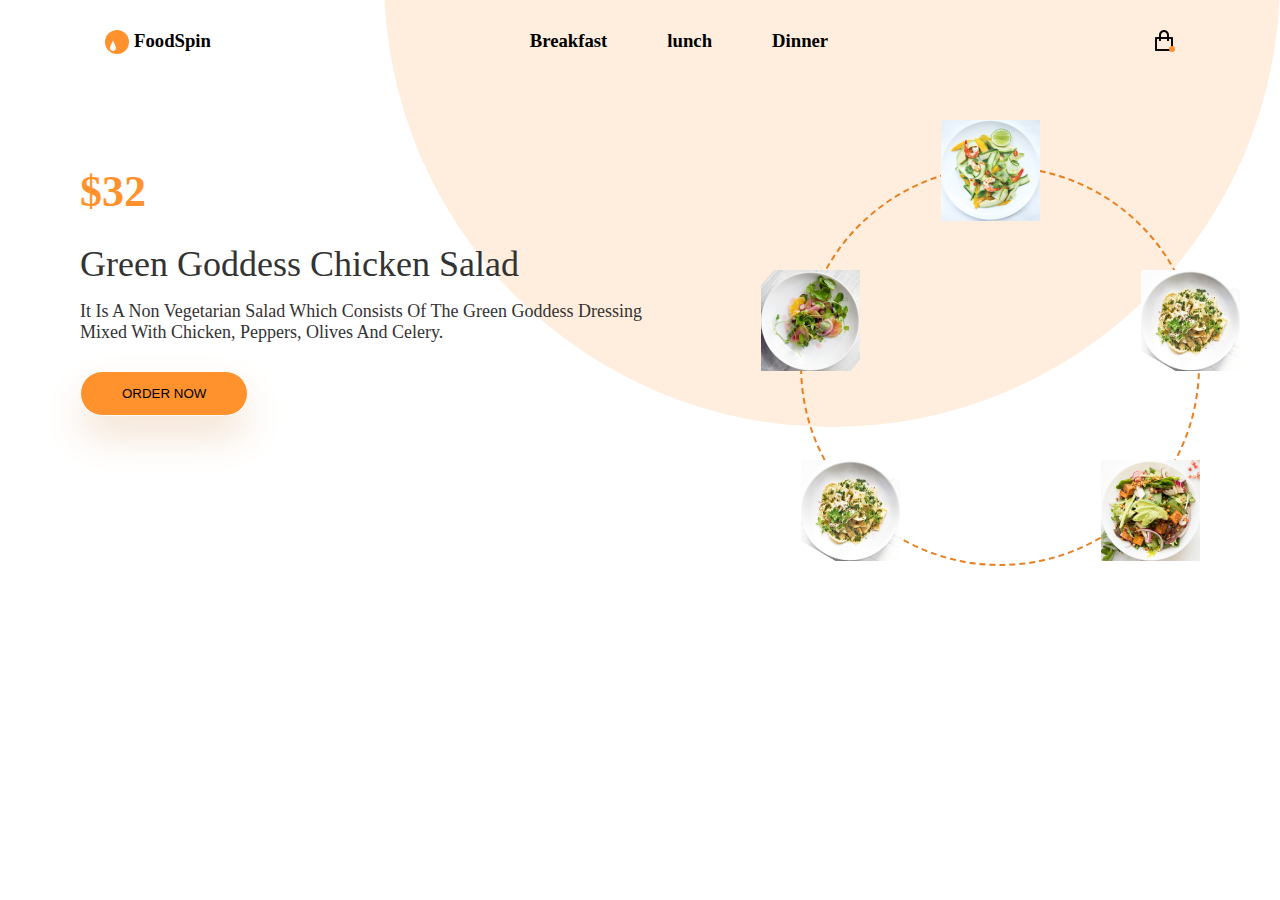
<file: FoodSpin/index.html>
<!DOCTYPE html>
<html lang="en">
<head>
    <meta charset="UTF-8">
    <meta name="viewport" content="width=device-width, initial-scale=1.0">
    <title>Document</title>
    <link rel="stylesheet" href="style.css">
</head>
<body>

    <header class="headerWrapper">
        <nav class="header">
            <div class="logo">
                <img class="img1" src="/assets/Ellipse 6.svg" alt="logo">
                <img class="img2" src="/assets/Ellipse 7.svg" alt="">
                <h3>FoodSpin</h3>
            </div>
            <div class="menu">
                <h3>Breakfast</h3>
                <h3>lunch</h3>
                <h3>Dinner</h3>

            </div>

            <div class="cart">
                <img src="/assets/Frame 1.svg" alt="cart">
            </div>
        </nav>


    </header>

    <section class="ContentWrapper">
        <div class="hero">
       <div class="content">
         <h3 class="pricee">$32</h3>
         <h3 class="heading">Green Goddess Chicken Salad</h3>
         <p class="desc">It is a non vegetarian salad which consists of the green goddess dressing mixed with chicken, peppers, olives and celery. </p>
         <div class="button"><button class="btn">ORDER NOW</button></div>
         
       </div>

       
       <div class="image-circle">
       <div class="circle">
        <div class="bg"></div>
          
          <img class="img1" src="/assets/image.png" alt="">
          <img class="img2" src="/assets/image 4.10.png" alt="">
          <img class="img3" src="/assets/image 2.6.png" alt="">
          <img class="img4" src="/assets/image.png" alt="">
          <img class="img5" src="/assets/image 9.3.png" alt="">
          
       </div>
    </div>
    </div>
    </section>
    
</body>
</html>
</file>
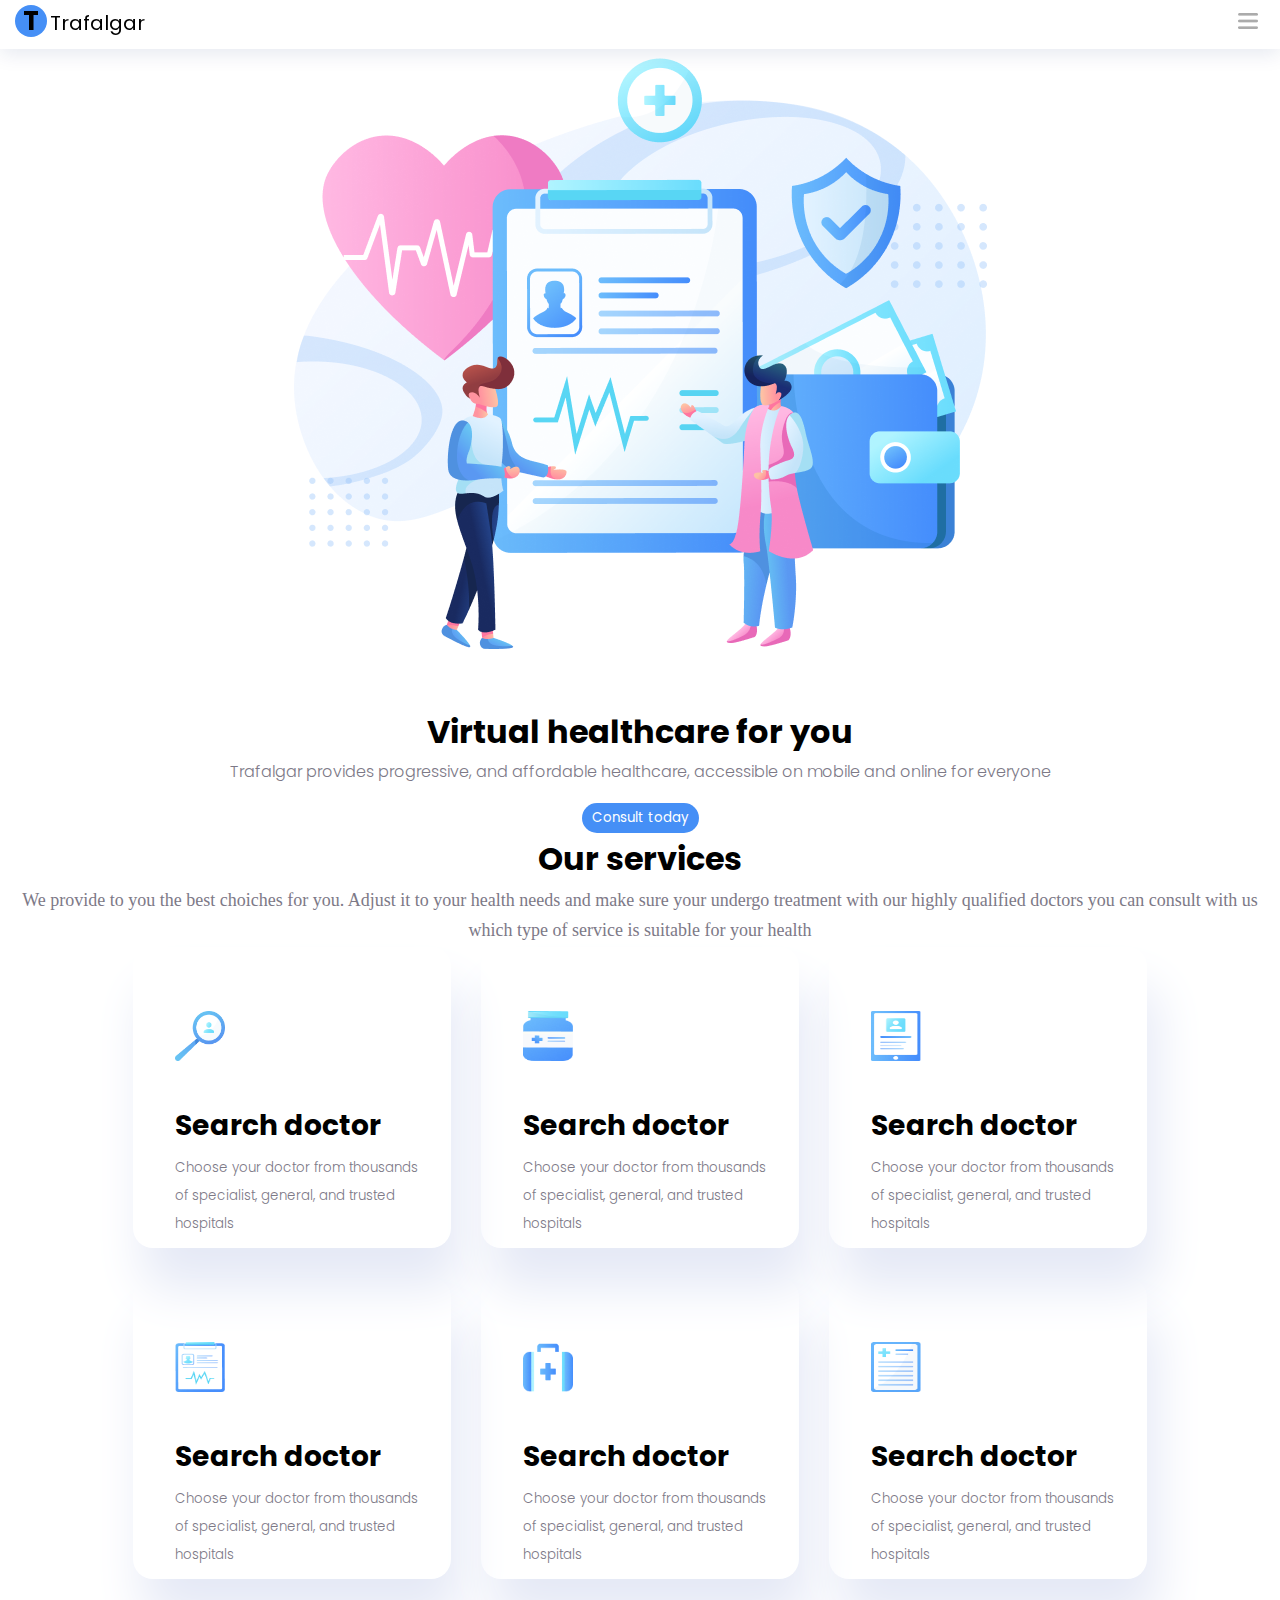
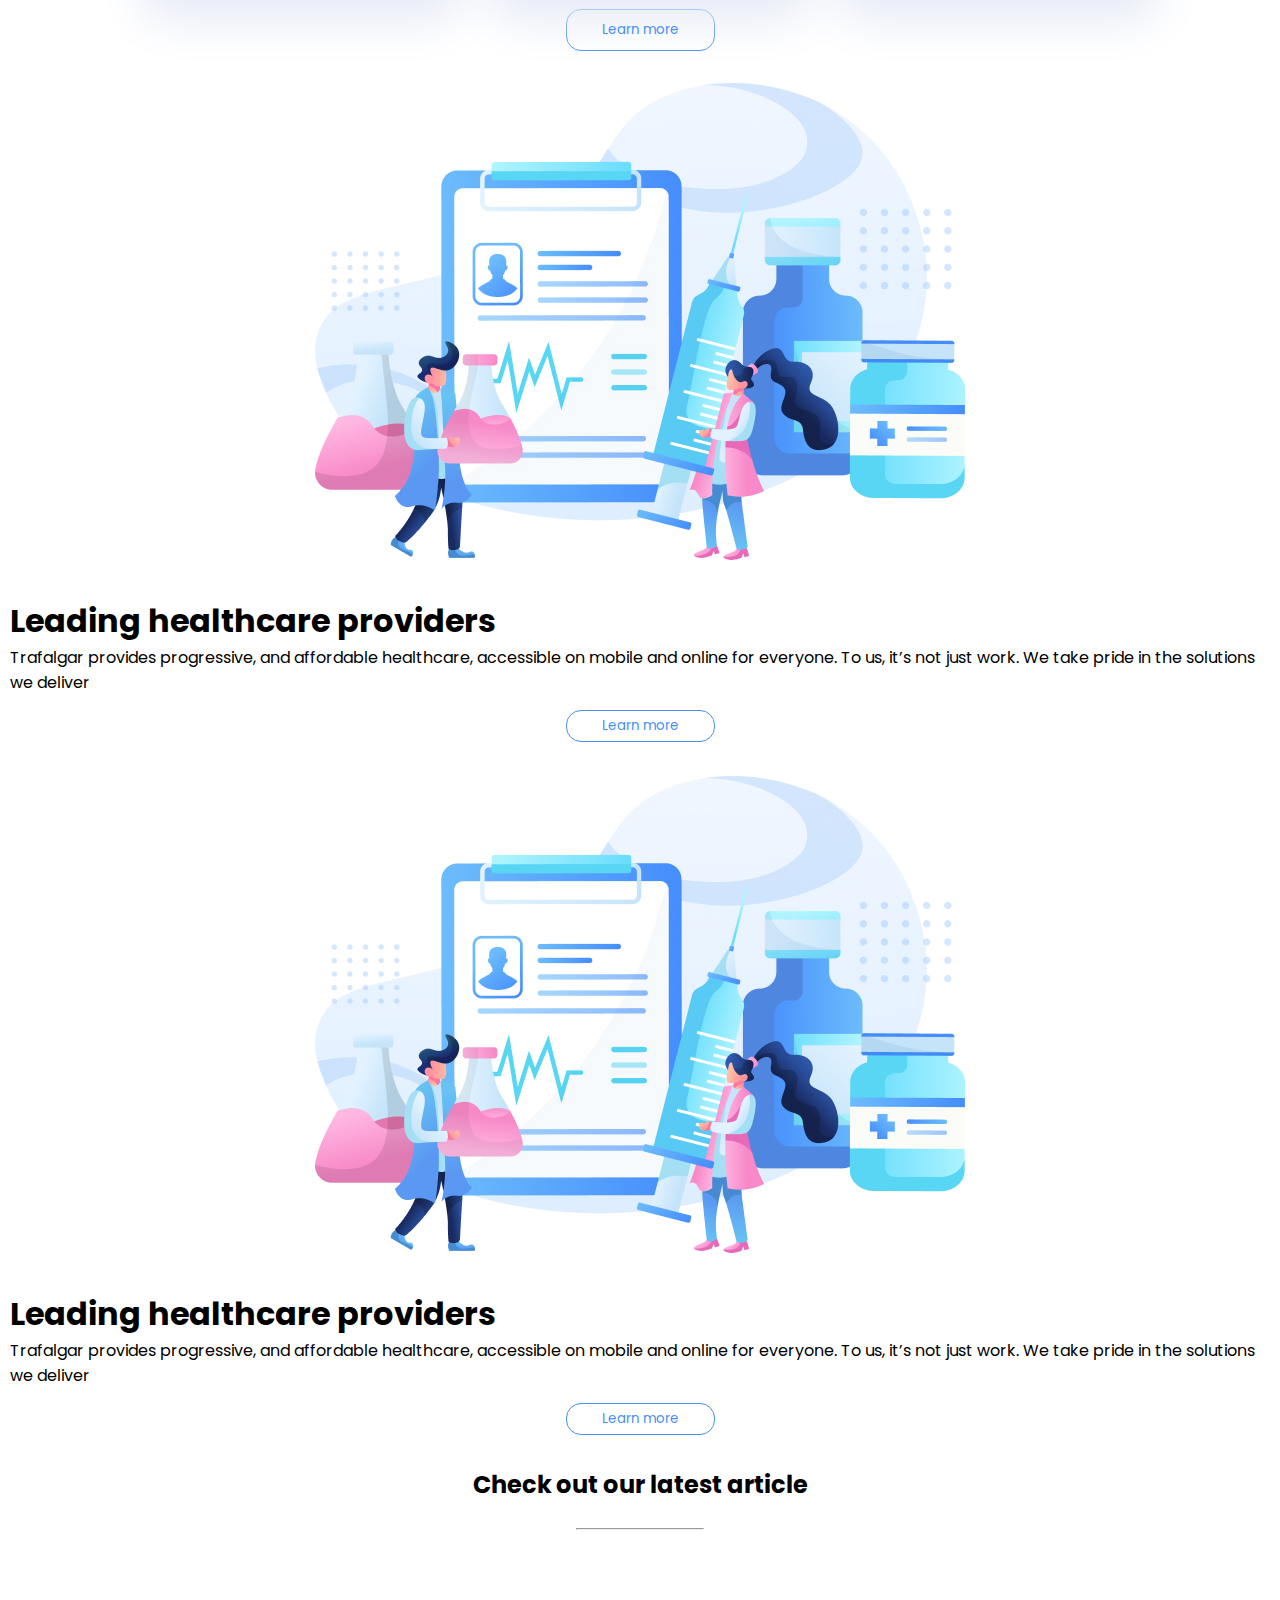
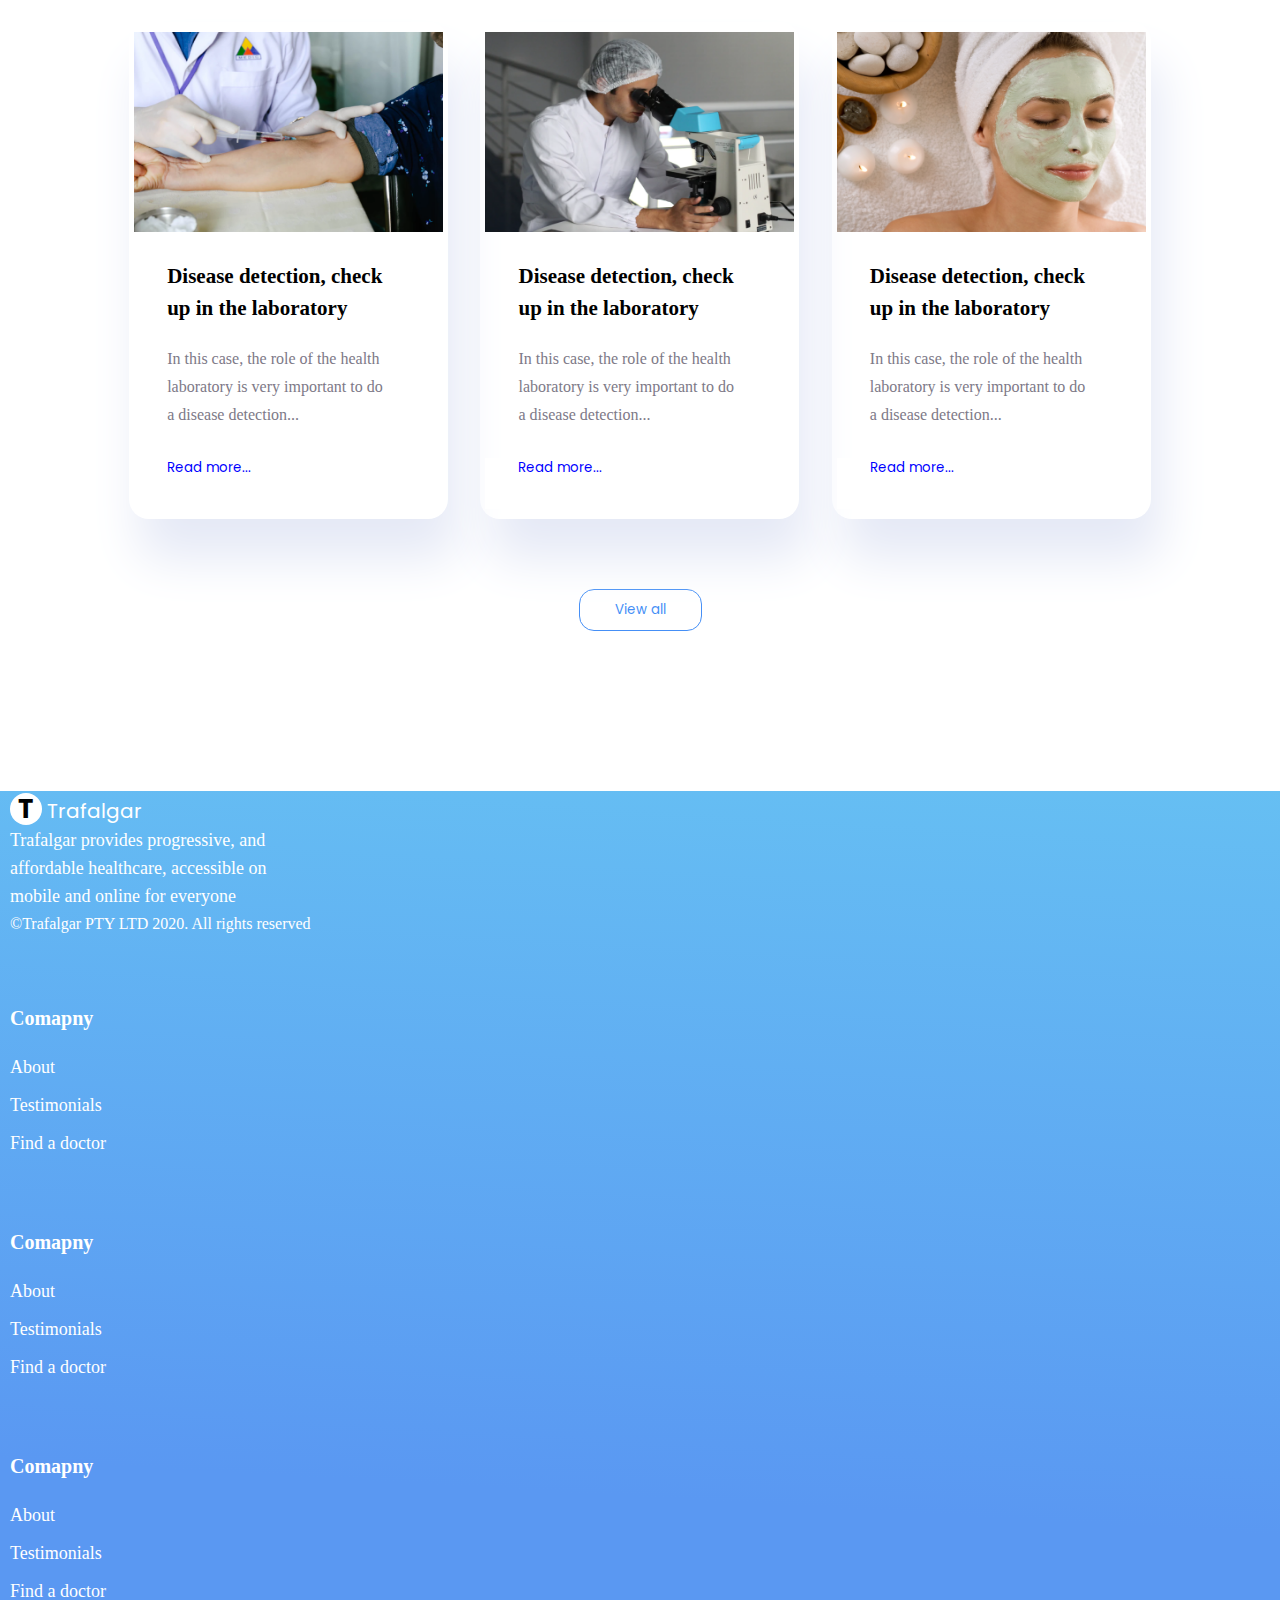
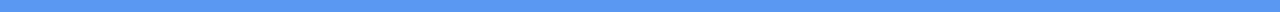
<file: Landing Page/index.html>
<!DOCTYPE html>
<html lang="en">
  <head>
    <meta charset="UTF-8" />
    <meta name="viewport" content="width=device-width, initial-scale=1.0" />
    <title>Document</title>
    <link rel="stylesheet" href="style.css" />
    <link rel="preconnect" href="https://fonts.googleapis.com" />
    <link rel="preconnect" href="https://fonts.gstatic.com" crossorigin />
    <link
      href="https://fonts.googleapis.com/css2?family=Poppins:wght@300&display=swap"
      rel="stylesheet"
    />
  </head>
  <body>
    <header class="headerWraper">
      <nav class="header">
        <div class="logo">
          <div class="logo-icon">T</div>
          <div class="logo-text">Trafalgar</div>
        </div>
        <div class="menu">
          <div class="DesktopView">
            <div><a href="" class="active">Home</a></div>
            <div><a href="">Find a doctor</a></div>
            <div><a href="">Testmonials</a></div>
            <div><a href="">Apps</a></div>
            <div><a href="">About us</a></div>
          </div>
          <div class="mobileView">
            <img src="/assets/bx_bx-menu-alt-right.png" alt="" />
          </div>
        </div>
      </nav>
    </header>

    <section>
      <div class="hero-sectionWrapper">
        <div class="hero-section">
          <div class="col-1">
            <div class="hero-heading"><h1>Virtual healthcare for you</h1></div>
            <div class="hero-text">
              <p>
                Trafalgar provides progressive, and affordable healthcare,
                accessible on mobile and online for everyone
              </p>
            </div>

            <button>Consult today</button>
          </div>
          <div class="col-2">
            <img
              src="/assets/trafalgar-header illustration 1.png"
              alt="image"
              class="responsive"
            />
          </div>
        </div>
      </div>
    </section>

    <section>
      <div class="services">
        <div><h1>Our services</h1></div>
        <div class="servicesDesc">
          <p>
            We provide to you the best choiches for you. Adjust it to your
            health needs and make sure your undergo treatment with our highly
            qualified doctors you can consult with us which type of service is
            suitable for your health
          </p>
        </div>
      </div>
    </section>

    <section>
      <div class="bg"></div>
      <div class="card-conatiner">
        <div class="card">
          <div class="cardimg"><img src="/assets/Frame (6).png" alt="" /></div>
          <div class="card-head"><h3>Search doctor</h3></div>
          <div class="card-text">
            <p>
              Choose your doctor from thousands of specialist, general, and
              trusted hospitals
            </p>
          </div>
        </div>
        <div class="card">
          <div class="cardimg"><img src="/assets/Frame (7).png" alt="" /></div>
          <div class="card-head"><h3>Search doctor</h3></div>
          <div class="card-text">
            <p>
              Choose your doctor from thousands of specialist, general, and
              trusted hospitals
            </p>
          </div>
        </div>
        <div class="card">
          <div class="cardimg"><img src="/assets/Frame (1).png" alt="" /></div>
          <div class="card-head"><h3>Search doctor</h3></div>
          <div class="card-text">
            <p>
              Choose your doctor from thousands of specialist, general, and
              trusted hospitals
            </p>
          </div>
        </div>
        <div class="card">
          <div class="cardimg"><img src="/assets/Frame (3).png" alt="" /></div>
          <div class="card-head"><h3>Search doctor</h3></div>
          <div class="card-text">
            <p>
              Choose your doctor from thousands of specialist, general, and
              trusted hospitals
            </p>
          </div>
        </div>
        <div class="card">
          <div class="cardimg"><img src="/assets/Frame (4).png" alt="" /></div>
          <div class="card-head"><h3>Search doctor</h3></div>
          <div class="card-text">
            <p>
              Choose your doctor from thousands of specialist, general, and
              trusted hospitals
            </p>
          </div>
        </div>
        <div class="card">
          <div class="cardimg"><img src="/assets/Frame (5).png" alt="" /></div>
          <div class="card-head"><h3>Search doctor</h3></div>
          <div class="card-text">
            <p>
              Choose your doctor from thousands of specialist, general, and
              trusted hospitals
            </p>
          </div>
        </div>
      </div>
      <div class="button"><button>Learn more</button></div>
    </section>

    <section>
      <div class="sub-content">
        <div class="col-3">
          <img
            src="/assets/trafalgar-illustration sec02 1.jpg"
            alt=""
            class="responsive"
          />
        </div>
        <div class="col-4">
          <div class="text"><h1>Leading healthcare providers</h1></div>
          <div class="p">
            <p>
              Trafalgar provides progressive, and affordable healthcare,
              accessible on mobile and online for everyone. To us, it’s not just
              work. We take pride in the solutions we deliver
            </p>
          </div>
          <div class="btn"><button>Learn more</button></div>
        </div>
      </div>
    </section>
    <section>
      <div class="sub-content-1">
        <div class="col-5">
          <div class="text"><h1>Leading healthcare providers</h1></div>
          <div class="p">
            <p>
              Trafalgar provides progressive, and affordable healthcare,
              accessible on mobile and online for everyone. To us, it’s not just
              work. We take pride in the solutions we deliver
            </p>
          </div>
          <div class="btn"><button>Learn more</button></div>
        </div>
        <div class="col-6">
          <img
            src="/assets/trafalgar-illustration sec02 1.jpg"
            alt=""
            class="responsive"
          />
        </div>
      </div>
    </section>

    <!-- <section>
      <div class="testimonalsWrapper">
        <div class="testimonals">
          <div class="test-head"><h4>What our customer are saying</h4></div>
          <div class="divder"><hr /></div>
          <div class="test-content">
            <div class="img"><img src="/assets/image 1.png" alt="" /></div>

            <div class="person-name">
              <h5>Edward Newgate</h5>
              <p>Founder Circle</p>
            </div>
            <div class="test-description">
              <p>
                “Our dedicated patient engagement app and web portal allow you
                to access information instantaneously (no tedeous form, long
                calls, or administrative hassle) and securely”
              </p>
            </div>
          </div>
        </div>
      </div>

      <div class="arrowNav"><img src="/assets/arrow nav.png" alt="" /></div>
    </section> -->

    <section>
      <div class="articles">
        <div class="article-head">
          <h2>Check out our latest article</h2>
        </div>
        <div class="divder1"><hr /></div>

        <div class="card-container1">
          <div class="card1">
            <img src="/assets/image 2.png" alt="" />
            <h3 class="card-head1">
              Disease detection, check up in the laboratory
            </h3>
            <p class="card-desc1">
              In this case, the role of the health laboratory is very important
              to do a disease detection...
            </p>
            <button>Read more...</button>
          </div>

          <div class="card1">
            <img src="/assets/image 2 (1).png" alt="" />
            <h3 class="card-head1">
              Disease detection, check up in the laboratory
            </h3>
            <p class="card-desc1">
              In this case, the role of the health laboratory is very important
              to do a disease detection...
            </p>
            <button>Read more...</button>
          </div>

          <div class="card1">
            <img src="/assets/image 3.png" alt="" />
            <h3 class="card-head1">
              Disease detection, check up in the laboratory
            </h3>
            <p class="card-desc1">
              In this case, the role of the health laboratory is very important
              to do a disease detection...
            </p>
            <button>Read more...</button>
          </div>
        </div>

        <button class="article-btn">View all</button>
      </div>
    </section>
    <div class="footerWrapper">
      <div class="footer">
        <div class="footerLogo">
          <div class="logo">
            <div class="logo-icon">T</div>
            <div class="logo-text">Trafalgar</div>
          </div>
          <div class="footer-desc">
            <p>
              Trafalgar provides progressive, and affordable healthcare,
              accessible on mobile and online for everyone
            </p>
          </div>
          <div class="copyryt">
            ©Trafalgar PTY LTD 2020. All rights reserved
          </div>
        </div>

        <div class="company">
          <h3>Comapny</h3>
          <p>About</p>
          <p>Testimonials</p>
          <p>Find a doctor</p>
        </div>

        <div class="company">
          <h3>Comapny</h3>
          <p>About</p>
          <p>Testimonials</p>
          <p>Find a doctor</p>
        </div>

        <div class="company">
          <h3>Comapny</h3>
          <p>About</p>
          <p>Testimonials</p>
          <p>Find a doctor</p>
        </div>
      </div>
    </div>
  </body>
</html>
</file>
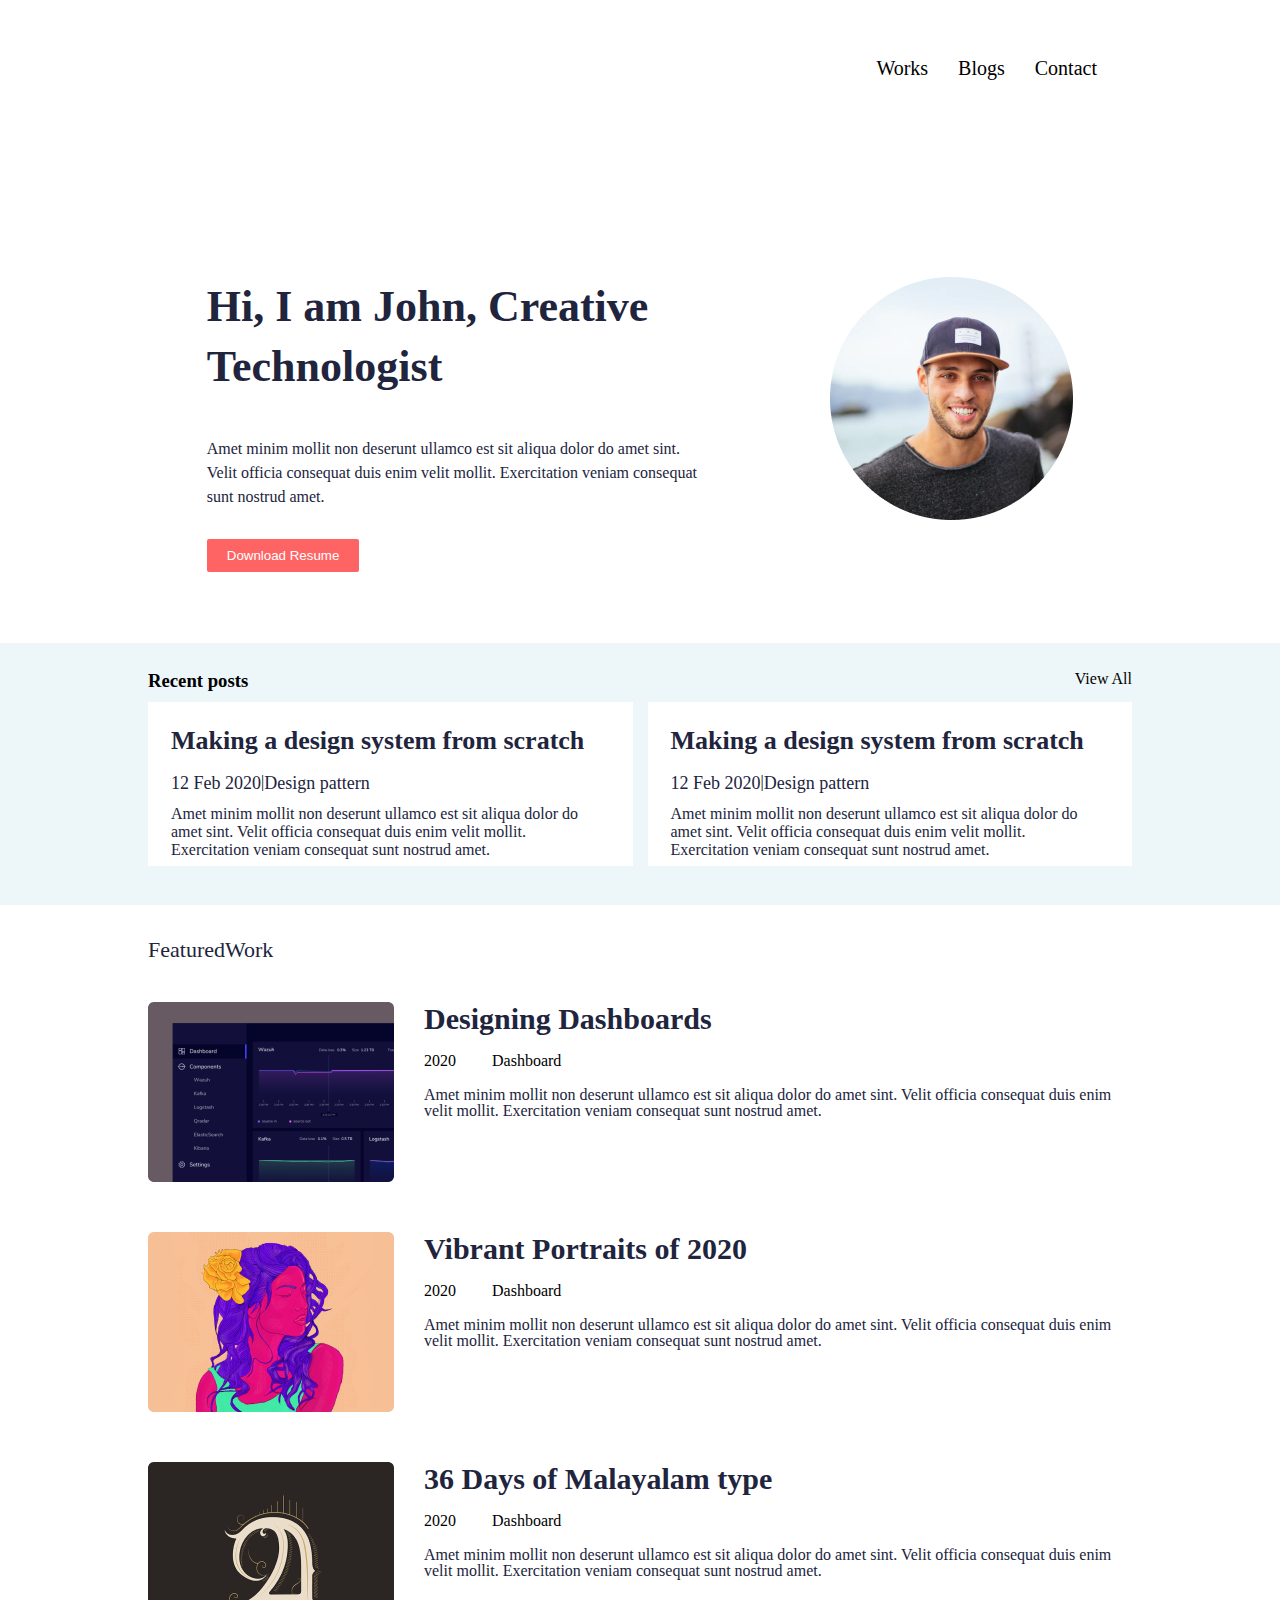
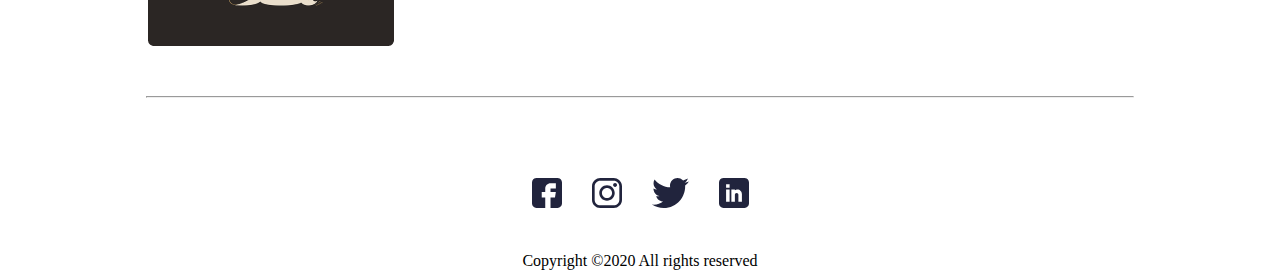
<file: Portfolio/index.html>
<!DOCTYPE html>
<html lang="en">
  <head>
    <meta charset="UTF-8" />
    <meta name="viewport" content="width=device-width, initial-scale=1.0" />
    <title>Document</title>
    <link rel="stylesheet" href="style.css" />
  </head>

  <body>
    <header>
      <div class="menu">
        <div class="DesktopView">
          <div><a href="">Works</a></div>
          <div><a href="">Blogs</a></div>
          <div><a href="">Contact</a></div>
        </div>
        <div class="mobileView">
          <img src="/assets/bx_bx-menu-alt-right.png" alt="" />
        </div>
      </div>
    </header>
    <div class="heroSection">
      <div class="col-1">
        <div class="heroHeading">
          <h2>Hi, I am John, Creative Technologist</h2>
        </div>
        <div class="heroText">
          <p>
            Amet minim mollit non deserunt ullamco est sit aliqua dolor do amet
            sint. Velit officia consequat duis enim velit mollit. Exercitation
            veniam consequat sunt nostrud amet.
          </p>
        </div>
        <div class="heroBtn"><button>Download Resume</button></div>
      </div>

      <div class="col-2">
        <img src="/assets/Ellipse 1.png" alt="Person" />
      </div>
    </div>
    <section>
      <div class="recentpostWrapper">
        <div class="recentpost">
          <div class="recentTop">
            <h3>Recent posts</h3>
            <p>View All</p>
          </div>
          <div class="box">
            <div class="RecentBox">
              <h2 class="recentHeading">Making a design system from scratch</h2>
              <div class="date">
                <h4>12 Feb 2020</h4>
                <p>|</p>
                <h4>Design pattern</h4>
              </div>
              <p class="recentDesc">
                Amet minim mollit non deserunt ullamco est sit aliqua dolor do
                amet sint. Velit officia consequat duis enim velit mollit.
                Exercitation veniam consequat sunt nostrud amet.
              </p>
            </div>
            <div class="RecentBox">
              <h2 class="recentHeading">Making a design system from scratch</h2>
              <div class="date">
                <h4>12 Feb 2020</h4>
                <p>|</p>
                <h4>Design pattern</h4>
              </div>
              <p class="recentDesc">
                Amet minim mollit non deserunt ullamco est sit aliqua dolor do
                amet sint. Velit officia consequat duis enim velit mollit.
                Exercitation veniam consequat sunt nostrud amet.
              </p>
            </div>
          </div>
        </div>
      </div>
    </section>

    <section>
      <div class="featuredWork">
        <div class="featureHead">
          <h4>featuredWork</h4>
        </div>

        <div class="featuredContent">
          <div class="Left">
            <img src="/assets/Rectangle 30.png" alt="" />
          </div>
          <div class="right">
            <h2>Designing Dashboards</h2>
            <div class="rightYear">
              <div class="year">2020</div>
              <p class="data">Dashboard</p>
            </div>
            <p class="rightDesc">
              Amet minim mollit non deserunt ullamco est sit aliqua dolor do
              amet sint. Velit officia consequat duis enim velit mollit.
              Exercitation veniam consequat sunt nostrud amet.
            </p>
          </div>
        </div>
        <div class="featuredContent">
          <div class="Left">
            <img src="/assets/Rectangle 32.png" alt="" />
          </div>
          <div class="right">
            <h2>Vibrant Portraits of 2020</h2>
            <div class="rightYear">
              <div class="year">2020</div>
              <p class="data">Dashboard</p>
            </div>
            <p class="rightDesc">
              Amet minim mollit non deserunt ullamco est sit aliqua dolor do
              amet sint. Velit officia consequat duis enim velit mollit.
              Exercitation veniam consequat sunt nostrud amet.
            </p>
          </div>
        </div>

        <div class="featuredContent">
          <div class="Left">
            <img src="/assets/Rectangle 34.png" alt="" />
          </div>
          <div class="right">
            <h2>36 Days of Malayalam type</h2>
            <div class="rightYear">
              <div class="year">2020</div>
              <p class="data">Dashboard</p>
            </div>
            <p class="rightDesc">
              Amet minim mollit non deserunt ullamco est sit aliqua dolor do
              amet sint. Velit officia consequat duis enim velit mollit.
              Exercitation veniam consequat sunt nostrud amet.
            </p>
          </div>
        </div>
      </div>
    </section>
    <div class="divder"><hr /></div>
    <footer>
      <div class="socailLink">
        <div>
          <a href="#" target="_blank"
            ><img src="/assets/fb.svg" alt="facebook"
          /></a>
        </div>
        <div>
          <a href="#" target="_blank"
            ><img src="/assets/insta.svg" alt="instagram"
          /></a>
        </div>
        <div>
          <a href="#"><img src="/assets/Group.svg" alt="twitter" /></a>
        </div>
        <div>
          <a href="#"><img src="/assets/Linkedin.svg" alt="linkdn" /></a>
        </div>
      </div>

      <p class="footer-disclaimer">Copyright ©2020 All rights reserved</p>
    </footer>
  </body>
</html>
</file>
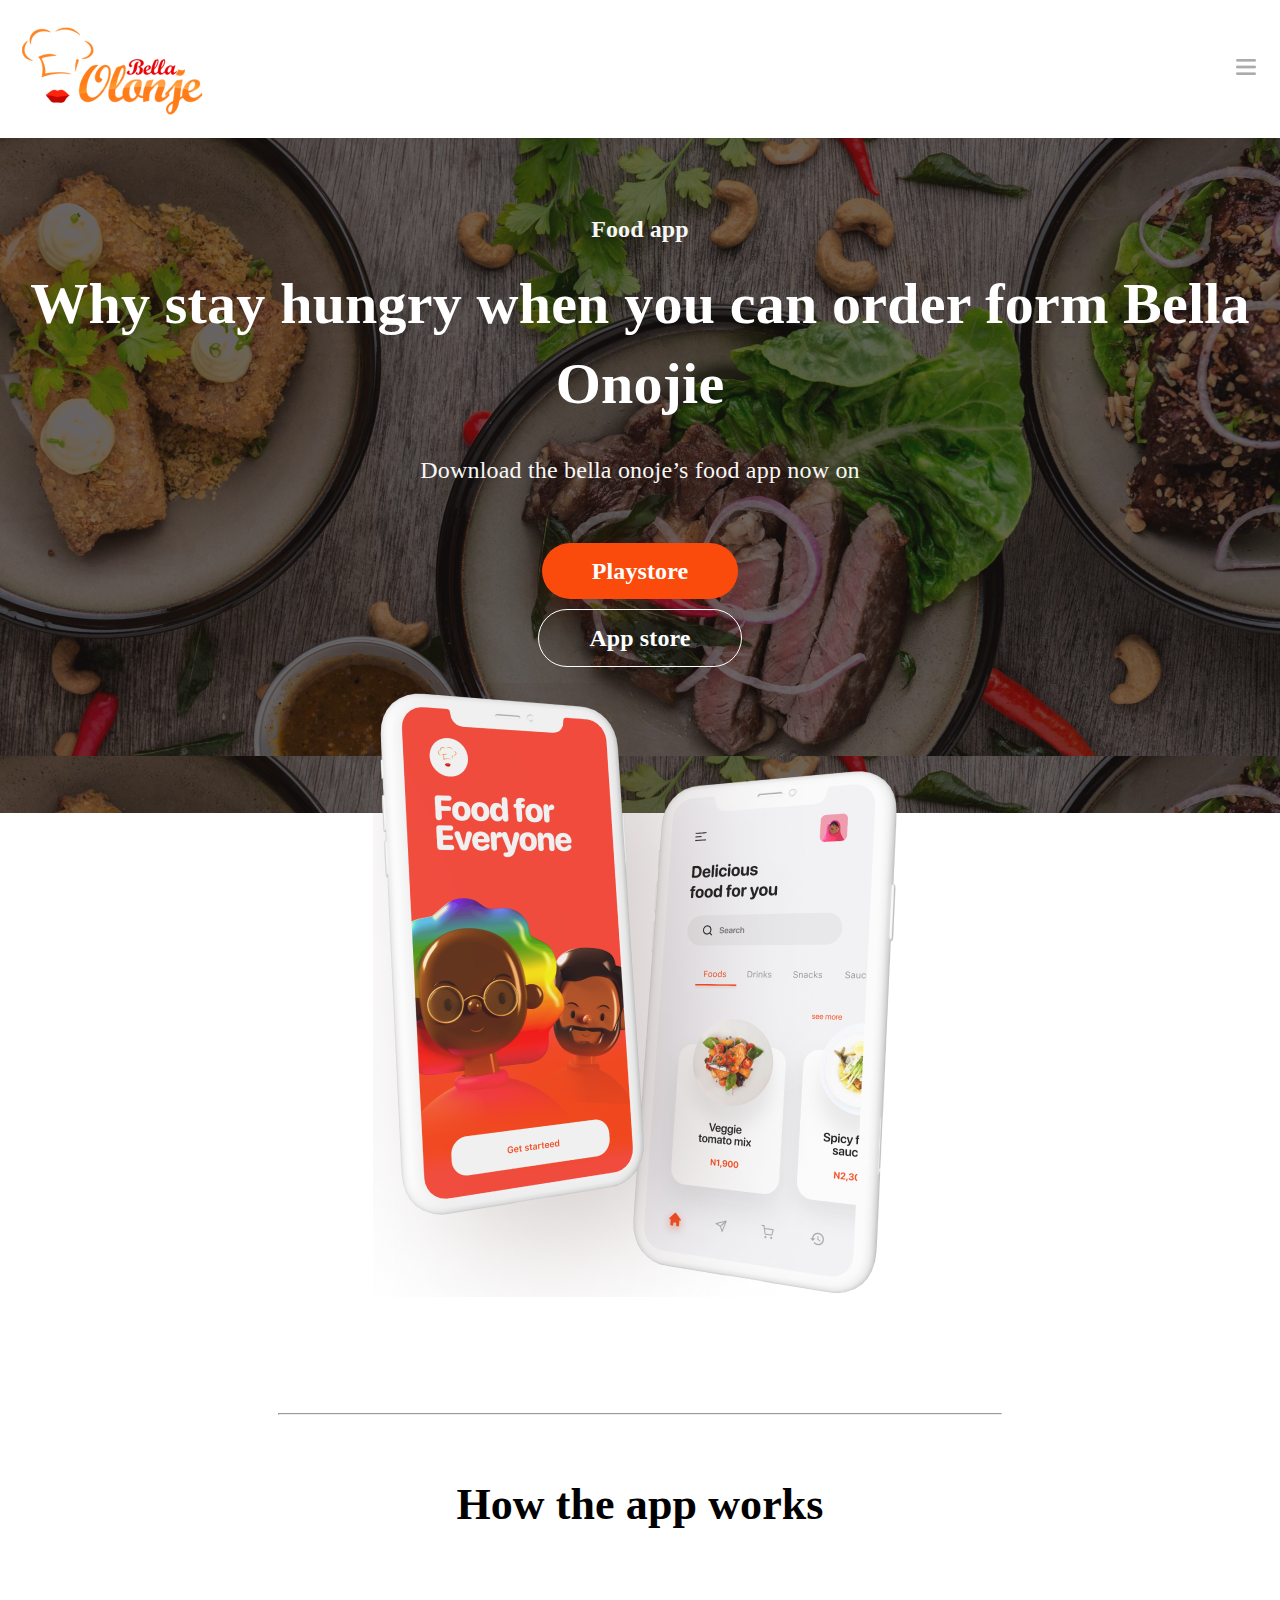
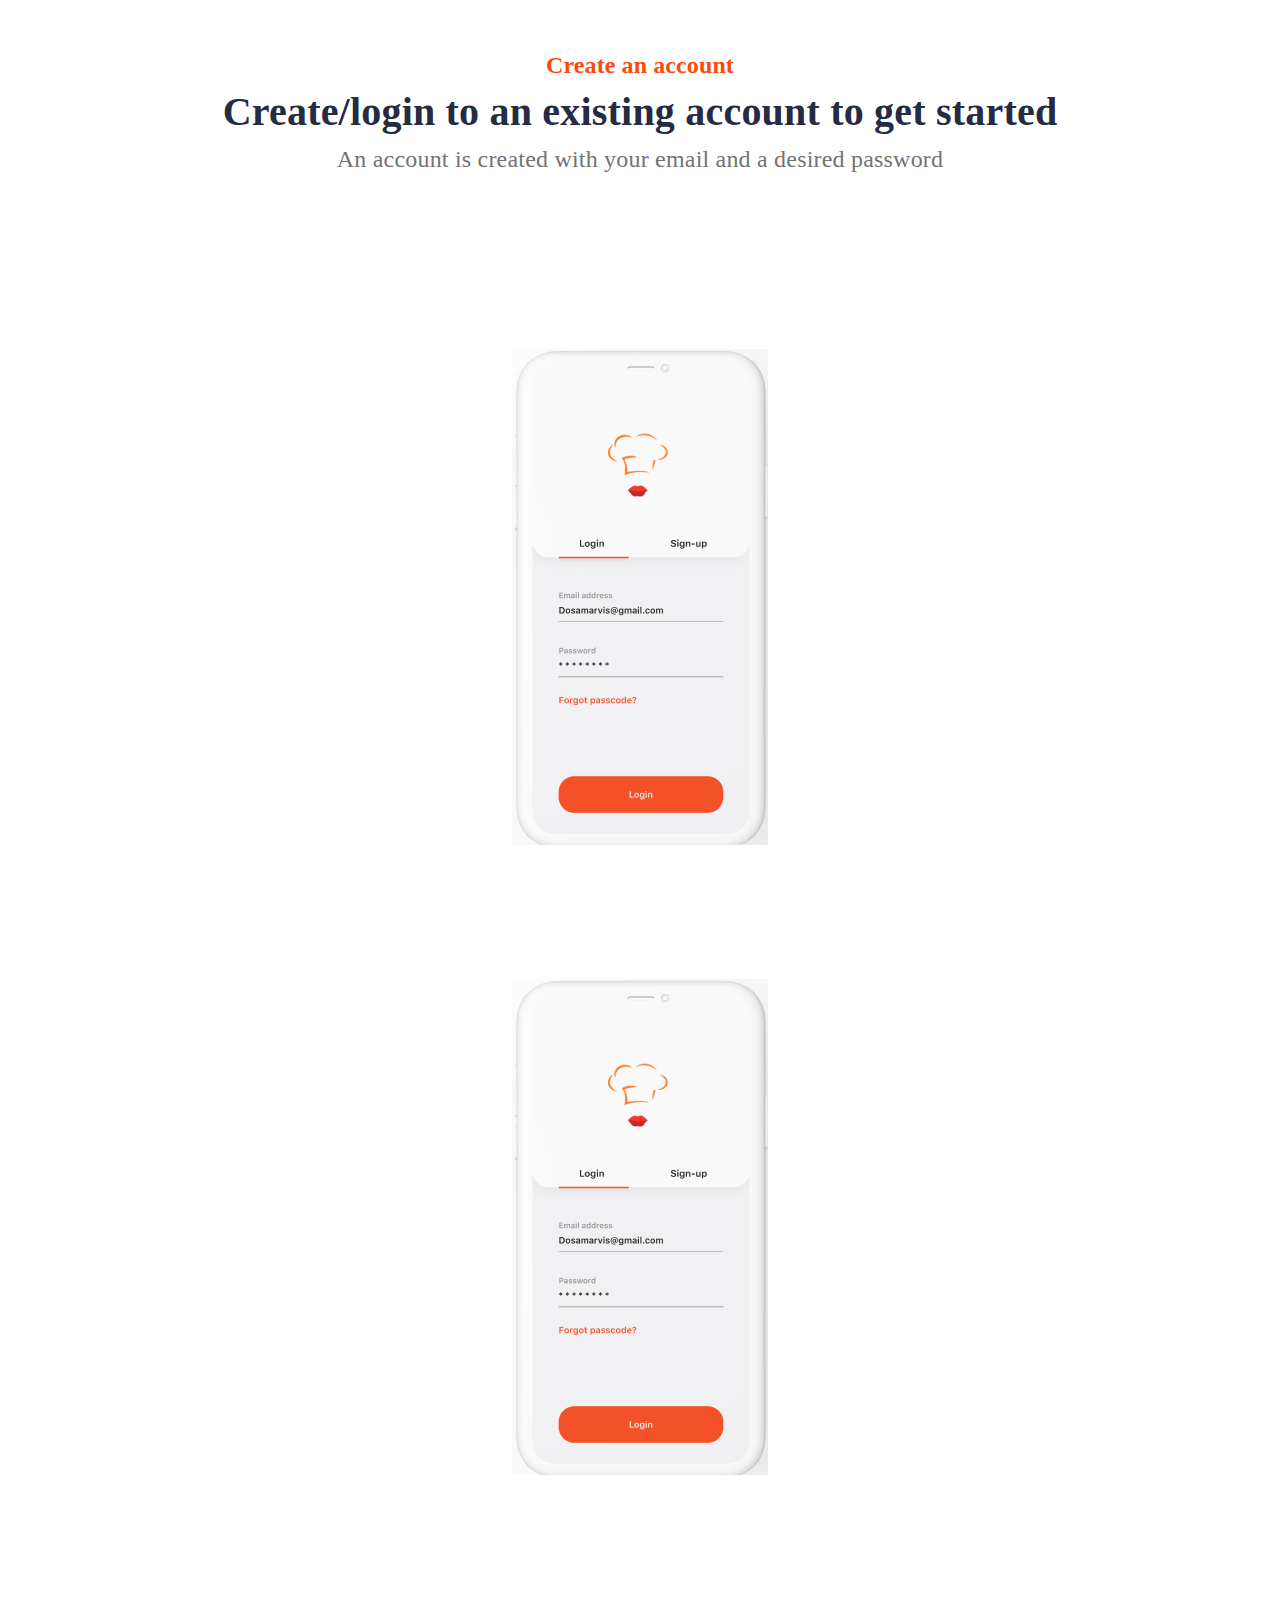
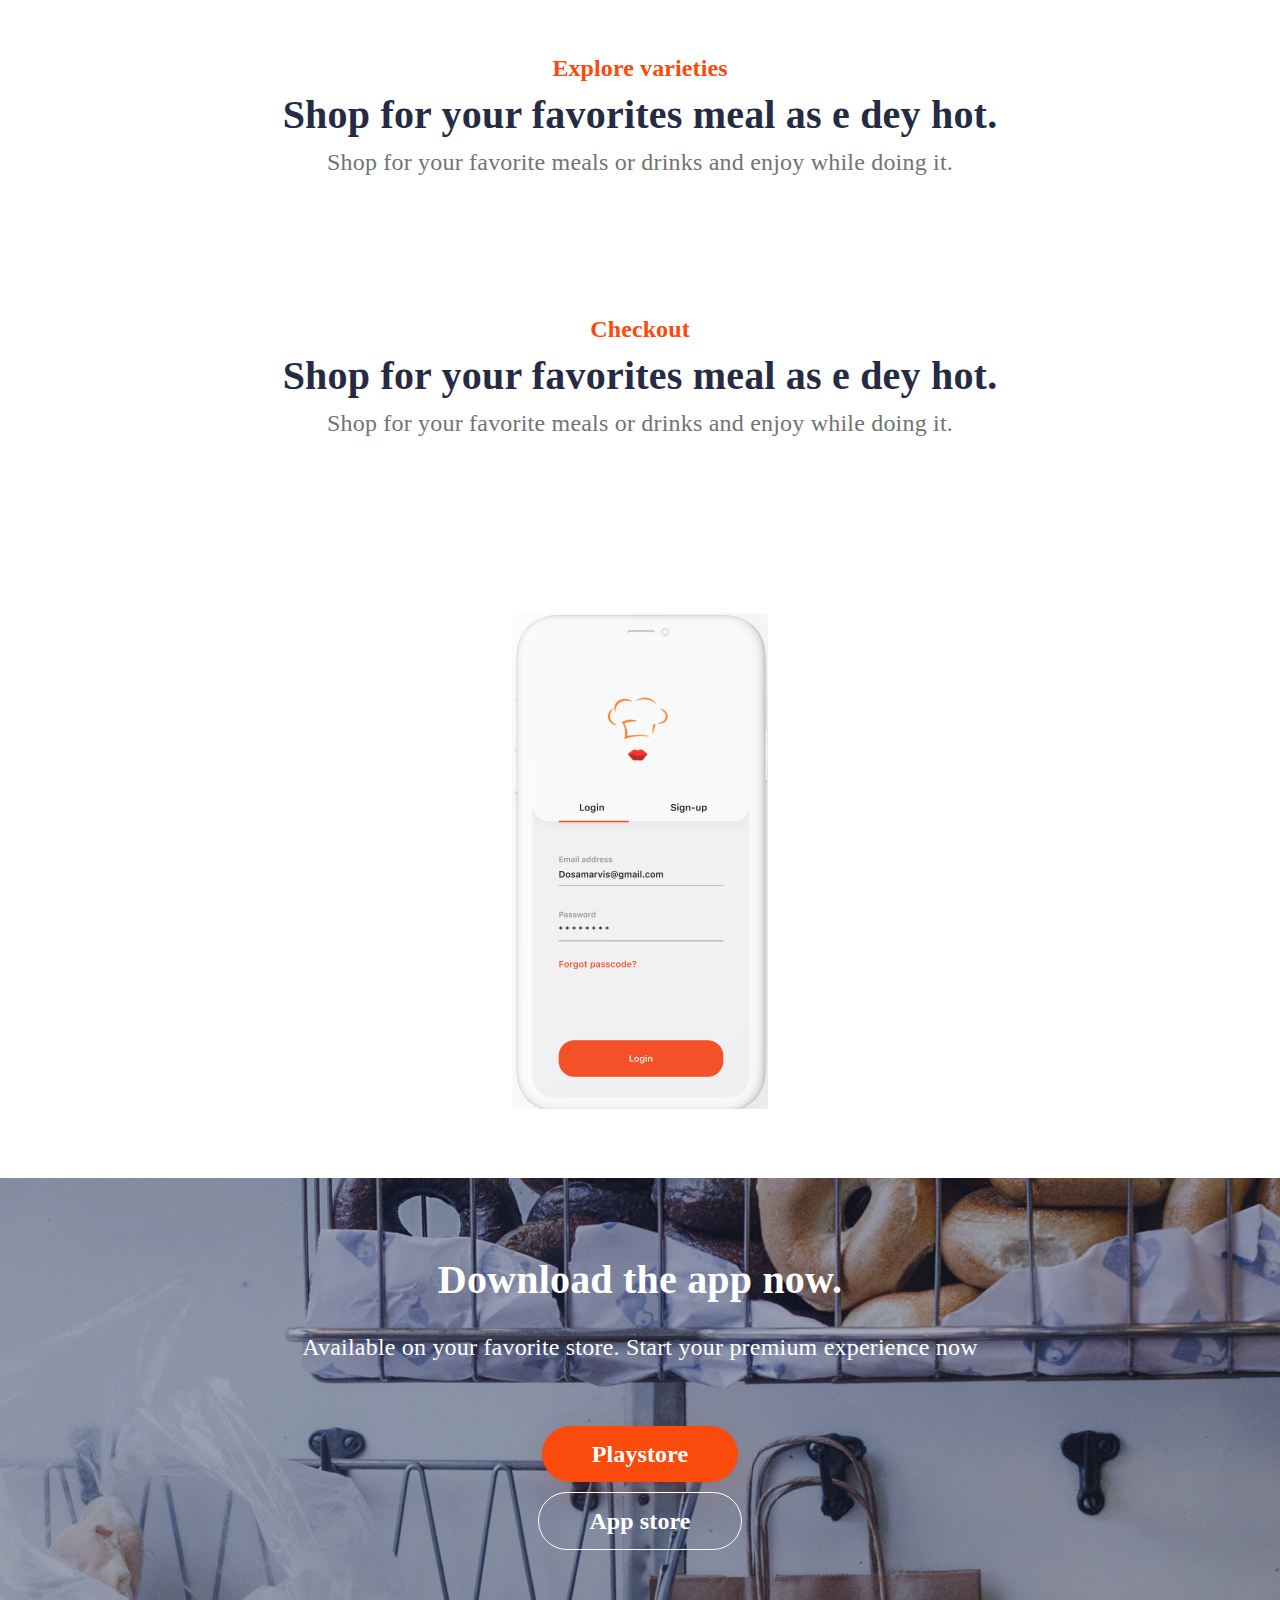
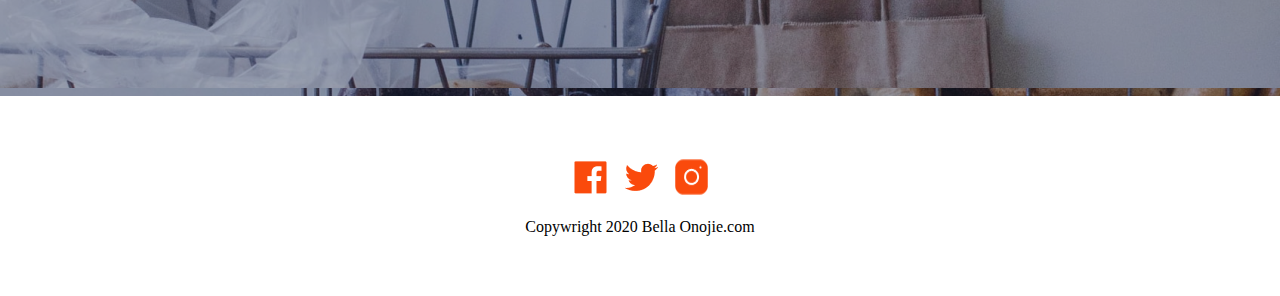
<file: TwoMobileDesign/index.html>
<!DOCTYPE html>
<html lang="en">
  <head>
    <meta charset="UTF-8" />
    <meta name="viewport" content="width=device-width, initial-scale=1.0" />
    <title>Food Devlivery</title>
    <link rel="stylesheet" href="style.css" />
  </head>
  <body>
    <header class="headerWrapper">
      <div class="header">
        <div class="headerLeft">
          <img src="/assets/Bella Olonje logo 111 1.png" alt="Logo" />
        </div>
        
        <div class="headerRight">
          <div class="headerDesktopView">
            <a href="#" class="NavLink"><p>Home</p></a>
            <a href="#" class="NavLink"><p>Product</p></a>
            <a href="#" class="NavLink"><p>FQA</p></a>
            <a href="#" class="NavLink"><p>Contact</p></a>
          </div>
          <div class="mobileView">
            <img src="/assets/bx_bx-menu-alt-right.png" alt="" />
          </div>
        </div>
         
        
      </div>
    </header>
    <div class="Herowrapper">
      <section class="hero">
        <h3 class="heroApp">Food app</h3>
        <h1 class="heroHeading">
          Why stay hungry when you can order form Bella Onojie
        </h1>
        <h4 class="heroDesc">Download the bella onoje’s food app now on</h4>
        <div class="heroButtoncontainer">
          <button class="playstoreButton">Playstore</button>
          <button class="appstoreButton">App store</button>
        </div>
      </section>
    </div>

    <section class="phoneSection">
      <div class="twoPhone">
        <img src="/assets/Group 53.png" alt=""  class="responsive"/>
      </div>
      <div class="divder"><hr /></div>
      <p class="appWorkHead">How the app works</p>
    </section>

    <section class="AccountSection">
      <div class="AccountSectionContainer">
        <div class="leftItems">
          <img src="/assets/Rectangle (10).png" alt="" />
        </div>
        <div class="rightItems">
          <h3 class="ItemHighlight">Create an account</h3>
          <h2 class="ItemHead">
            Create/login to an existing account to get started
          </h2>
          <p class="ItemDesc">
            An account is created with your email and a desired password
          </p>
        </div>
      </div>
    </section>

    <section class="AccountSection">
      <div class="AccountSectionContainer">
        <div class="leftItems">
          <h3 class="ItemHighlight">Explore varieties</h3>
          <h2 class="ItemHead">Shop for your favorites meal as e dey hot.</h2>
          <p class="ItemDesc">
            Shop for your favorite meals or drinks and enjoy while doing it.
          </p>
        </div>
        <div class="rightItems">
          <img src="/assets/Rectangle (10).png" alt="" />
        </div>
      </div>
    </section>

    <section class="AccountSection">
      <div class="AccountSectionContainer">
        <div class="leftItems">
          <img src="/assets/Rectangle (10).png" alt="" />
        </div>
        <div class="rightItems">
          <h3 class="ItemHighlight">Checkout</h3>
          <h2 class="ItemHead">Shop for your favorites meal as e dey hot.</h2>
          <p class="ItemDesc">
            Shop for your favorite meals or drinks and enjoy while doing it.
          </p>
        </div>
      </div>
    </section>

    <div class="bottomWrapper">
      <section class="hero-bottom">
        <h2 class="heroHeadingBottom">Download the app now.</h2>
        <h4 class="heroDescBottom">
          Available on your favorite store. Start your premium experience now
        </h4>
        <div class="heroButtoncontainer">
          <button class="playstoreButton">Playstore</button>
          <button class="appstoreButton">App store</button>
        </div>
      </section>
    </div>

    <footer>
      <div class="fotterContainer">
        <img src="/assets/Bella Olonje logo 111 1.png" alt=""  class="BottomLogo"/>
        <div class="socialLink">
          <img src="/assets/ant-design_facebook-filled.png" alt="" />
          <img src="/assets/ant-design_twitter-outlined.png" alt="" />
          <img src="/assets/instagram.png" alt="" />
        </div>
        <p>Copywright 2020 Bella Onojie.com</p>
      </div>
    </footer>
  </body>
</html>
</file>
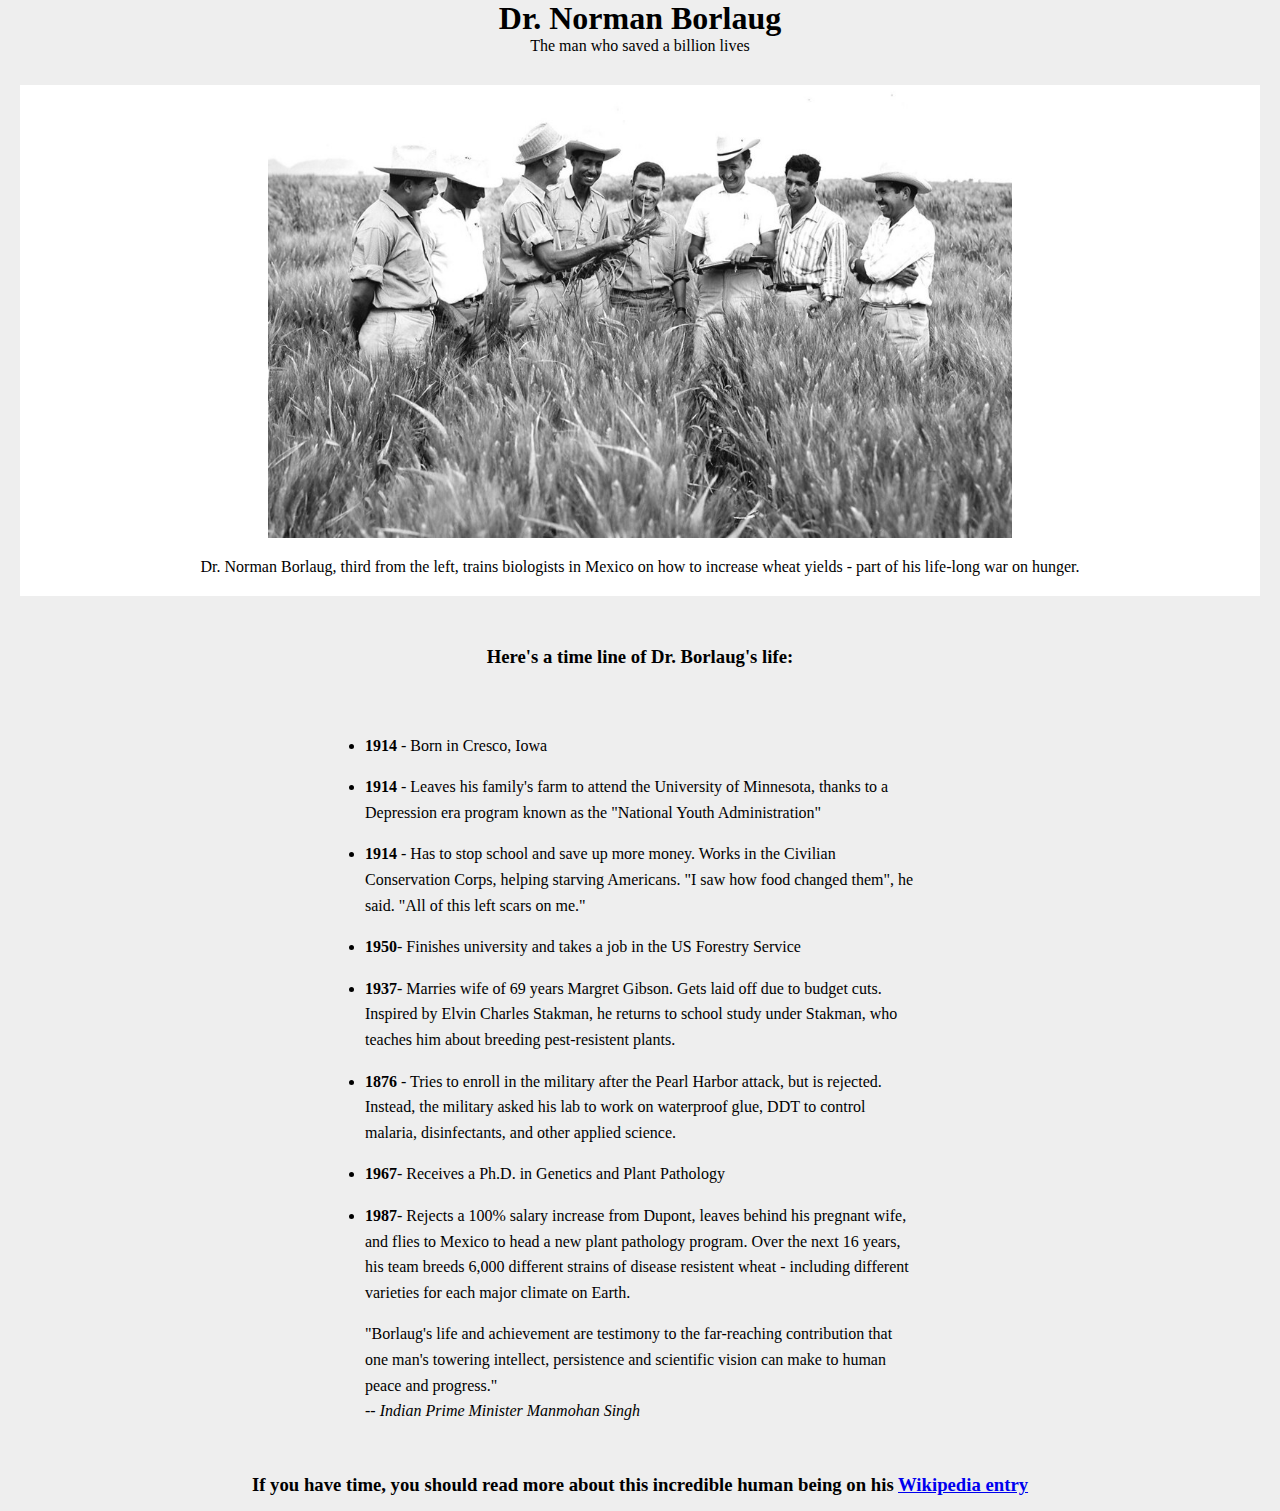
<file: Tribute/Tribute.html>
<!DOCTYPE html>
<html lang="en">
  <head>
    <meta charset="UTF-8" />
    <meta name="viewport" content="width=device-width, initial-scale=1.0" />
    <title>Document</title>
    <link rel="stylesheet" href="style.css" />
  </head>
  <body>
    <div class="container">
      <div class="heading">
        <h1>Dr. Norman Borlaug</h1>
        <p>The man who saved a billion lives</p>
      </div>
      <div class="middle">
        <img src="/assets/tribute-page-main-image.jpg" alt="img" />
        <div class="img-content">
          <p>
            Dr. Norman Borlaug, third from the left, trains biologists in Mexico
            on how to increase wheat yields - part of his life-long war on
            hunger.
          </p>
        </div>
      </div>

      <div class="bottom">
        <h3>Here's a time line of Dr. Borlaug's life:</h3>
        <ul>
            <li><strong>1914</strong> - Born in Cresco, Iowa</li>
            <li>
              <strong>1914</strong> - Leaves his family's farm to attend the
              University of Minnesota, thanks to a Depression era program known as
              the "National Youth Administration"
            </li>
            <li>
              <strong>1914</strong> - Has to stop school and save up more money.
              Works in the Civilian Conservation Corps, helping starving Americans.
              "I saw how food changed them", he said. "All of this left scars on
              me."
            </li>
            <li>
              <strong>1950</strong>- Finishes university and takes a job in the US
              Forestry Service
            </li>
            <li>
              <strong>1937</strong>- Marries wife of 69 years Margret Gibson. Gets
              laid off due to budget cuts. Inspired by Elvin Charles Stakman, he
              returns to school study under Stakman, who teaches him about breeding
              pest-resistent plants.
            </li>
            <li>
              <strong>1876</strong> - Tries to enroll in the military after the
              Pearl Harbor attack, but is rejected. Instead, the military asked his
              lab to work on waterproof glue, DDT to control malaria, disinfectants,
              and other applied science.
            </li>
    
            <li>
              <strong>1967</strong>- Receives a Ph.D. in Genetics and Plant
              Pathology
            </li>
            <li>
              <strong>1987</strong>- Rejects a 100% salary increase from Dupont,
              leaves behind his pregnant wife, and flies to Mexico to head a new
              plant pathology program. Over the next 16 years, his team breeds 6,000
              different strains of disease resistent wheat - including different
              varieties for each major climate on Earth.
            </li>
            <blockquote><p>
                "Borlaug's life and achievement are testimony to the far-reaching
                contribution that one man's towering intellect, persistence and
                scientific vision can make to human peace and progress."
              </p></blockquote>
              <cite>-- Indian Prime Minister Manmohan Singh</cite>
          </ul>
         
      </div>
      <h3>If you have time, you should read more about this incredible human being on his <a href="#">Wikipedia entry</a></h3>
         </div>
  </body>
</html>
</file>
<file: FoodSpin/style.css>
*{
    padding: 0;
    margin: 0;
    box-sizing: border-box;
}
.header{
    display: flex;
    max-width: 1440px;
    max-height: 790px;
    margin: 0 auto;
    justify-content: space-between;
    padding: 30px 105px;
}
.logo{
    display: flex;
    gap: 5px;
}
.menu{
    display: flex;
    gap: 60px;
   
}
.img1{
    position: relative;
    margin-bottom: 2px;
}
.logo .img2{
    position: absolute;
    top: 40px;
    left: 110px;
}

.pricee{
    color: #FF922C;
font-family: Poppins;
font-size: 44px;
font-style: normal;
font-weight: 600;
line-height: normal;
text-transform: capitalize;
margin-bottom: 22px;
}

.heading{
    color: #333;
font-family: Poppins;
font-size: 36px;
font-style: normal;
font-weight: 500;
line-height: 50px; /* 138.889% */
text-transform: capitalize;
margin-bottom: 12px;
}

.desc{
    color: #333;
font-family: Poppins;
font-size: 18px;
font-style: normal;
font-weight: 400;
line-height: normal;
text-transform: capitalize;
margin-bottom: 28px;
}

.btn{
    border-radius: 69px;
background: #FF922C;
box-shadow: 0px 20px 40px 0px #F4E2D1;
padding: 14px 41px;
border: 1px solid white;
}

.hero{
    display: flex;
    
    max-width: 1440px;
    max-height: 790px;
    margin: 0 auto;
    padding: 80px 80px 80px 80px;
    gap: 150px;
    justify-content:space-around;

}
.bg{
   border-radius: 1177px;
   background: #FFEEDE;
   width: 70vw;
 
   height: 1177px;

   object-fit: contain;
   z-index: -1;
   position: absolute;
   top: -750px;
   right: 0px;
}

.image-circle{
    border-radius: 400px;
width: 400px;
height: 400px;
flex-shrink: 0;
border: 2px dashed #E87F1E;

}

.image-circle .img1{
 
    position: absolute;
    top: 460px;
    right: 380px;
    
    
}

 .image-circle .img2{
    position: absolute;
    top: 270px;
    right: 420px;
}

.image-circle .img3{
    position: absolute;
    top: 120px;
    right: 240px;
}

.image-circle .img4{
    position: absolute;
    top: 270px;
    right: 40px;
}
.image-circle .img5{
    position: absolute;
    top: 460px;
    right: 80px;
}
</file>
<file: Landing Page/style.css>
* {
  padding: 0px;
  margin: 0px;
  box-sizing: border-box;

  font-family: "Poppins", sans-serif;
}
/* .heaheaderWraperder {
  margin-top: 10px;
} */
header{
  position: sticky;
  top: 0;
    z-index: 10;
  background-color: #fff;
  box-shadow: 0 5px 20px rgba(0,41,112,.1)
}
.header {
  
  display: flex;
  justify-content: space-between;
  
  padding: 30px 192px 30px 200px;
  
}
.header .logo {
  display: flex;
  gap: 3px;
}
.logo .logo-icon {
  height: 32px;
  width: 32px;

  background-color: #458ff6;
  border-radius: 50px;
  font-size: 26px;
  font-weight: 700;
  display: flex;
  justify-content: center;
  align-items: center;
}
.mobileView {
  display: none;
}

.logo .logo-text {
  font-size: 20px;
  padding-top: 3px;
}
.DesktopView {
  display: flex;
  gap: 25px;
  margin-top: 3px;
  opacity: 0.5;
}
.menu a {
  text-decoration: none;
}
.active {
  color: black;
  opacity: 1;
}
.responsive {
  width: 100%;
}
.hero-section {
  display: flex;
  max-width: 1440px;
  margin: 0 auto;
  padding: 0px 163px 192px 190px;
  align-items: center;
  justify-content: center;
  gap: 109px;
}

.hero-text {
  color: #7d7987;
  font-size: 16px;
  font-family: Mulish;
  font-weight: 300;
  line-height: 32px;
}

.hero-section button {
  padding: 5px 10px;
  background-color: #458ff6;
  color: white;
  border-radius: 15px;
  border: #458ff6;
  margin-top: 15px;
  cursor: pointer;
}
.services {
  max-width: 1440px;
  margin: 0 auto;
}
.services h1 {
  text-align: center;
}
.services .servicesDesc {
  padding: 33px 200px 80px 200px;
}
.services p {
  text-align: center;
  color: #7d7987;
  text-align: center;
  font-size: 18px;
  font-family: Mulish;
  font-weight: 300;
  line-height: 30px;
}
/* .bg {
  background-image: url(/assets/Vector\\(8\).png);
  transform: rotate(0.46deg);
  background-repeat: no-repeat;
  height: 400px;
  width: 800px;
  position: absolute;
  z-index: -1;
} */
.card-conatiner {
  max-width: 1440px;
  margin: 0 auto;
  display: flex;
  gap: 30px;
  flex-wrap: wrap;
  justify-content: center;
  align-items: center;
}
.card {
  padding: 10px 5px 10px 5px;
  flex: 0 0 250px;
  box-shadow: 10px 40px 50px rgba(229, 233, 246, 10.4);
  border-radius: 20px;
}

.card img {
  height: 50px;
  width: 50px;
}
.card .card-head {
  font-family: "Muli";
  font-style: normal;
  font-weight: 700;
  font-size: 24px;
  line-height: 56px;

  color: #000000;
  padding-left: 37px;
  padding-right: 20px;
}
.card .card-text {
  font-family: "Muli";
  font-style: normal;
  font-weight: 300;
  font-size: 16px;
  line-height: 28px;

  color: #7d7987;
  padding-left: 37px;
  padding-right: 20px;
}

.card-text p {
  font-size: smaller;
}
.card .cardimg {
  padding: 54px 221px 30px 37px;
}

.button {
  margin-top: 30px;
}
.button button {
  display: block;

  margin: 30px auto;
  padding: 10px 35px;
  background-color: #ffffff;
  color: #458ff6;
  border-radius: 15px;
  border: 1px solid #458ff6;
  margin-top: 15px;
  cursor: pointer;
}

.sub-content {
  display: flex;
  max-width: 1440px;
  margin: 0 auto;
  gap: 142px;
  align-items: center;
  justify-content: center;
  padding: 200px 190px 160px 135px;
}

/* .sub-content .col-3 img {
  height: 450px;
  width: 550px;
} */

/* .col-4 {
  max-width: 50%;
  margin: auto 32px auto 0px;
} */
.col-4 .btn button {
  display: block;

  margin: 30px auto;
  padding: 5px 35px;
  background-color: #ffffff;
  color: #458ff6;
  border-radius: 15px;
  border: 1px solid #458ff6;
  margin-top: 15px;
  cursor: pointer;
}

.sub-content-1 {
  display: flex;
  max-width: 1440px;
  margin: 0 auto;
  gap: 142px;
  align-items: center;
  justify-content: center;
  padding: 0px 190px 260px 135px;
}

/* .sub-content .col-6 img {
  height: 450px;
  width: 550px;
} */

/* .col-5 {
  max-width: 50%;
  margin: auto 32px auto 0px;
} */
.col-5 .btn button {
  display: block;

  margin: 30px auto;
  padding: 5px 35px;
  background-color: #ffffff;
  color: #458ff6;
  border-radius: 15px;
  border: 1px solid #458ff6;
  margin-top: 15px;
  cursor: pointer;
}
.testimonalsWrapper {
  background: linear-gradient(208.18deg, #67c3f3 9.05%, #5a98f2 76.74%);
  border-radius: 24px;
  margin: 0px 238px;
}
.testimonals {
  max-width: 1440px;
  margin: 0 auto;
  margin-bottom: 30px;
}
 .testimonals .test-head {
  text-align: center;
  color: #FFF;
font-size: 36px;
font-family: Mulish;
font-weight: 700;
line-height: 48px;
  padding: 64px 150px 25px 150px;
}
.divder hr{
  margin: 0px 450px;
}

.testimonals .test-content {
  display: flex;
  gap: 50px;
  justify-content: center;
  align-items: center;
  padding: 77px 118px 89px 90px;
}
/*
.testimonals .test-head {
  padding: 64px 100px 20px 100px;
}
.divder {
  padding-bottom: 20px;
  text-align: center;
  display: flex;
  justify-content: center;
  align-items: center;
}
.divder hr {
  background: #ffffff;
  width: 10%;
  text-align: center;
  border-radius: 6px;
}*/
.test-content .person-name {
  display: flex;
  flex-direction: column;
}

.person-name h5 {
  font-family: "Muli";
  font-style: normal;
  font-weight: 700;
  font-size: 22px;
  width: 184px;
  

   color: #ffffff;
} 
.person-name p {
  font-family: "Muli";
  font-style: normal;
  font-weight: 400;
  font-size: 18px;

 

   color: rgba(255, 255, 255, 0.85);
} 
.test-content img {
  border: 1px solid white;
  border-radius: 50%;
  
 
}
.test-description p {
  font-family: "Muli";
  font-style: normal;
  font-weight: 400;
  font-size: 19px;
  line-height: 30px;
 

  
  color: rgba(255, 255, 255, 0.9);
}
/* .testimonals .test-description {
  padding-bottom: 90px;
}
.test-content .img {
  padding-bottom: 90px;
}
.test-content .person-name {
  padding-bottom: 90px;
}  */


.arrowNav {
  display: flex;
  justify-content: center;
  align-items: center;
}
.arrowNav img {
  width: 336.43px;
}

.article-head {
  text-align: center;
  margin-bottom: 26px;
}

.divder1 {
  padding-bottom: 20px;
  text-align: center;
  display: flex;
  justify-content: center;
  align-items: center;
}
.divder1 hr {
  background: black;
  width: 10%;
  text-align: center;
  border-radius: 6px;
  margin-bottom: 72px;
}

.card-container1 {
  display: flex;
  justify-content: space-around;
  max-width: 80%;
  margin: auto;
  gap: 30px;
  flex-wrap: wrap;
}
.card1 {
  padding: 10px 5px 10px 5px;
  flex: 0 0 250px;
  box-shadow: 10px 40px 50px rgba(229, 233, 246, 10.4);
  border-radius: 20px;
}
.card1 img {
  width: 309px;
  height: 200px;
}
.card1 h3 {
  font-family: "Muli";
  font-style: normal;
  font-weight: 700;
  font-size: 21px;
  line-height: 32px;
  /* or 152% */
  padding: 21px 50px 21px 33px;

  color: #000000;
}

.card1 p {
  font-family: "Muli";
  font-style: normal;
  font-weight: 300;
  font-size: 16px;
  line-height: 28px;
  /* or 175% */
  padding: 0px 50px 25px 33px;

  color: #7d7987;
}
.card1 button {
  border: none;
  color: blue;
  background-color: #ffffff;
  padding: 0px 50px 31px 33px;
}
.article-btn {
  display: block;
  margin: 70px auto 160px auto;
  padding: 10px 35px;
  background-color: #ffffff;
  color: #458ff6;
  border-radius: 15px;
  border: 1px solid #458ff6;

  cursor: pointer;
}
.footerWrapper{
  background: linear-gradient(183.41deg, #67c3f3 -8.57%, #5a98f2 82.96%);
}
.footer {
  display: flex;
  justify-content: space-around;
  gap: 145px;
  padding: 100px 200px 100px 190px;
}
/* .footerLogo {
  padding: 118px 145px 113px 190px;
} */
.footerLogo .logo {
  display: flex;
  gap: 5px;
}

.footerLogo .logo-icon {
  background-color: white;
}
/* .logo{
  padding: 0px 375px 21px 200px;
} */
.footerLogo .logo-text {
  color: #ffffff;
}
/* .footer-desc{
  padding: 22px 145px 31px 145px;
} */

.footer-desc p {
  font-family: "Muli";
  font-style: normal;
  
  font-size: 18px;
  line-height: 28px;
  color: #ffffff;
  height: 84px;
  width: 391px;
}
.footerLogo .copyryt {
  font-family: "Muli";
  font-style: normal;

  font-size: 16px;
  line-height: 28px;
  color: #ffffff;
  font-family: Muli;
  font-size: 16px;

  line-height: 28px;
  letter-spacing: 0em;
  text-align: left;
}
/* .copyryt{
  padding: 22px 145px 31px 145px;
} */
/* .company {
  padding: 109px 10px 113px 10px;
} */

.company h3 {
  font-family: "Muli";
  font-style: normal;

  font-size: 20px;
  line-height: 60px;

  color: #ffffff;

  font-family: Muli;
  font-size: 20px;

  line-height: 60px;
  letter-spacing: 0em;
  text-align: left;
}
.company p {
  font-family: "Muli";
  font-style: normal;

  font-size: 18px;
  line-height: 38px;

  color: #ffffff;

  font-family: Muli;
  font-size: 18px;

  line-height: 38px;
  letter-spacing: 0em;
  text-align: left;
}

@media (max-width: 1290px) {
  .mobileView {
    display: block;
  }
  .DesktopView {
    display: none;
  }
  .header{
    padding: 5px 15px 5px 15px;
  }
  .hero-section {
    display: flex;
    flex-direction: column-reverse;
    padding: 2px 10px 2px 10px;
    gap: 30px;
  }
  .services .servicesDesc{
   padding: 2px 10px 2px 10px;  
  }
  .col-1 {
    margin-top: 22px;
    text-align: center;
  }

  .sub-content {
    display: flex;
    flex-direction: column;
    padding: 2px 10px 2px 10px;
    gap: 30px;
  }
  .sub-content-1 {
    display: flex;
    gap: 30px;
    flex-direction: column-reverse;
    padding: 2px 10px 2px 10px;
  }
  .responsive {
    width: 100%;
  }
  .footer{
    display: flex;
    flex-direction: column;
    align-self: flex-start;
    gap: 50px;
    padding: 2px 10px 2px 10px;
    
  }
  .footer p{
    width: 300px;
  }
}
</file>
<file: Portfolio/style.css>
* {
  padding: 0;
  margin: 0;
  box-sizing: border-box;
}
header {
  max-width: 1154px;
  margin: 0 auto 0;
}
.menu{
  display: flex;
  padding: 27px 60px;

  justify-content: flex-end;}

.DesktopView {
  display: flex;
  justify-content: flex-end;
  gap: 30px;
  padding: 27px 60px;
}
.mobileView{
  display: none;
}
.DesktopView a{
  list-style-type: none;
}
.DesktopView a {
  text-decoration: none;
  color: black;
  font-family: "Heebo";
  font-style: normal;
  font-weight: 500;
  font-size: 20px;
  line-height: 29px;

  color: #000000;
}

.heroSection {
  display: flex;
  justify-content: space-around;
  /* padding: 0 148px; */
  max-width: 1440px;
  flex-wrap: wrap-reverse;
  padding: 140px 148px 71px 148px;
  margin: 0 auto;
}
.col-1 {
  max-width: 506px;
}
.heroHeading h2 {
  font-family: "Heebo";
  font-style: normal;
  font-weight: 700;
  font-size: 44px;
  line-height: 60px;
  color: #21243d;
  margin-bottom: 40px;
}
.heroText p {
  font-family: "Heebo";
  font-style: normal;
  font-weight: 400;
  font-size: 16px;
  line-height: 24px;
  color: #21243d;
  margin-bottom: 30px;
}
.heroBtn button {
  padding: 9px 20px;
  border: none;
  background: #ff6464;
  border-radius: 2px;
  color: white;
}

.recentpostWrapper{
  background-color: #EDF7FA;
}
.recentpost{
  max-width: 1440px;
  margin: 0 auto;
  padding: 27px 148px 39px 148px;
}
.recentTop{
  display: flex;
  justify-content: space-between;
  margin-bottom: 10px;
}
.recentHeading{
  color: var(--dark-color, #21243D);
font-size: 26px;
font-family: Heebo;
font-style: normal;
font-weight: 700;
line-height: normal;
margin: 24px 21px 17px 23px;
}

.box{
  display: flex;
  justify-content: space-between;
  /* flex-wrap: wrap; */
  gap: 15px;
}
.RecentBox{
  background-color: #ffff;
 
}

.date{
  display: flex;
  margin: 0px 21px 11px 23px;
  
}
.date h4{
  color: var(--dark-color, #21243D);
font-size: 18px;
font-family: Heebo;
font-style: normal;
font-weight: 400;
line-height: normal;
}
.recentDesc{
  color: var(--dark-color, #21243D);
font-size: 16px;
font-family: Heebo;
font-style: normal;
font-weight: 400;
line-height: normal;
margin: 0px 27px 7px 23px;
}
.featureHead{
  padding: 15px 148px 22px 148px;
  text-transform: capitalize;
}
.featureHead h4{
  color: var(--dark-color, #21243D);
font-size: 22px;
font-family: Heebo;
font-style: normal;
font-weight: 400;
line-height: 60px;
}
.featuredWork{
  max-width: 1440px;
  margin: 0 auto;
}
.featuredContent{
  display: flex;
  gap: 30px;
  
  padding: 0px 148px 46px 148px;
}
.rightYear{
  display: flex;
  gap: 36px;
  margin-bottom: 17px;
}
.right h2{
  color: var(--dark-color, #21243D);
font-size: 30px;
font-family: Heebo;
font-style: normal;
font-weight: 700;
line-height: normal;
margin-bottom: 16px;
}
.rightYear .date{
  color: var(--light, #8695A4);
font-size: 20px;
font-family: Heebo;
font-style: normal;
font-weight: 400;
line-height: normal;

}
.rightDesc{
  color: var(--dark-color, #21243D);
font-size: 16px;
font-family: Heebo;
font-style: normal;
font-weight: 400;
line-height: normal;
line-height: 1rem;

}
.divder{
  margin-left: 146px;
  margin-right: 146px;
  margin-bottom: 80px;
}
.socailLink{
  display: flex;
  gap: 30px;
  justify-content: center;
  align-items: center;
}
.footer-disclaimer{
  margin-top: 40px;
  text-align: center;
}

@media (max-width: 940px){
  .mobileView {
    display: block;
    text-align: center;

  }
  .DesktopView {
    display: none;
  }
  .heroSection{
    padding: 20px 100px 83px 100px;
  }
  .menu{
    padding: 10px 10px;
  }

  .box{
    display: flex;
    flex-direction: column;
  }
  .featuredContent {
    display: flex;
    flex-direction: column;
    padding: 2px 18px 10px 18px;
    gap: 10px;
  }
  .recentpost{
    padding: 2px 10px 10px 10px;
  }
  .featureHead{
    padding: 0px;
    text-align: center;
  }
  .featuredContent .Left{
    text-align: center;
  }
  .rightYear{
    display: flex;
    gap: 10px;
  }
  .right{
    padding: 2px 0px 10px 18px;
  }

}
</file>
<file: TwoMobileDesign/style.css>
* {
  padding: 0;
  margin: 0;
  box-sizing: border-box;
}

.header {
  display: flex;
  justify-content: space-between;
  padding: 15px 50px 15px 90px;
  max-width: 1440px;
  margin: 0 auto;
  align-items: center;
}
.headerLeft img{
    width: 100%;
}
.mobileView{
    display: none;
}
.headerDesktopView{
    display: flex;
    gap: 114px;
    
}
/* .headerRight {
  display: flex;
  gap: 114px;
  justify-content: center;
  align-items: center;
} */
.headerRight .NavLink {
  text-decoration: none;
  color: black;
  font-family: "Montserrat";
  font-style: normal;
  font-weight: 600;
  font-size: 16px;
  line-height: 28px;
  text-align: center;
  letter-spacing: 0.2px;
  color: #252b42;
}
.Herowrapper{
    background-image: url(/assets/Rectangle\ 48.png);
}
.hero {
  
  display: flex;
  flex-direction: column;
  align-items: center;
  padding: 73px 0 146px;
  max-width: 1440px;
  margin: 0 auto;
}
.heroApp {
  font-family: "Montserrat";
  font-style: normal;
  font-weight: 700;
  font-size: 24px;
  line-height: 36px;
  /* identical to box height, or 150% */

  text-align: center;
  letter-spacing: 0.1px;

  color: #f7f7f7;
  margin-bottom: 17px;
}

.heroHeading {
  max-width: 1440px;
  margin: 0 auto;
  color: #fff;
  text-align: center;
  font-size: 58px;
  font-family: Poppins;
  font-weight: 700;
  line-height: 80px;
  letter-spacing: 0.2px;
  margin-bottom: 27px;
}
.heroDesc {
  font-family: "Montserrat";
  font-style: normal;
  font-weight: 500;
  font-size: 24px;
  line-height: 38px;
  /* identical to box height, or 158% */

  text-align: center;
  letter-spacing: 0.2px;

  color: #f7f7f7;
  margin-bottom: 54px;
}
.heroButtoncontainer {
  display: flex;
  gap: 10px;
  flex-wrap: wrap;
}
.playstoreButton {
  padding: 10px 50px;
  background: #fa4a0c;
  box-shadow: 0px 10px 30px rgba(183, 50, 39, 0.2);
  border-radius: 30px;
  border: none;
  font-family: "Montserrat";
  font-style: normal;
  font-weight: 700;
  font-size: 24px;
  line-height: 36px;
  /* identical to box height, or 150% */

  letter-spacing: 0.1px;

  color: #ffffff;
}
.appstoreButton {
  padding: 10px 50px;
  background: transparent;
  border: 1px solid white;
  font-family: "Montserrat";
  font-style: normal;
  font-weight: 700;
  font-size: 24px;
  line-height: 36px;
  /* identical to box height, or 150% */

  letter-spacing: 0.1px;

  color: #ffffff;
  border-radius: 30px;
}
/* .responsive{
    width: 100%;
} */
.twoPhone {
  position: absolute;
  left: 50%;
  transform: translateX(-50%);
  top: -130px;
}
.phoneSection {
  padding: 600px 0 0 0;
  position: relative;
}
.divder hr {
  margin-right: 278px;
  margin-left: 278px;
}
.appWorkHead {
  font-family: "Poppins";
  font-style: normal;
  font-weight: 600;
  font-size: 44px;
  line-height: 36px;
  letter-spacing: 0.1px;
  color: #000000;
  text-align: center;
  padding: 72px 0 59px;
}

.AccountSectionContainer {
  display: flex;
  gap: 171px;
  justify-content: space-between;
  align-items: center;
  max-width: 1440px;
  margin: 0 auto;
  padding: 78px 154px 50px 245px;
}

.ItemHighlight {
  color: #fa4a0c;
  /* H3 */
  font-size: 24px;
  font-family: Montserrat;
  font-weight: 700;
  line-height: 36px;
  letter-spacing: 0.1px;
}
.ItemHead {
  color: var(--text, #252b42);
  /* H2 */
  font-size: 40px;
  font-family: Montserrat;
  font-weight: 700;
  line-height: 57px;
  letter-spacing: 0.2px;
}
.ItemDesc {
  color: var(--second-text, #737373);
  /* H4 */
  font-size: 24px;
  font-family: Montserrat;
  font-weight: 500;
  line-height: 38px;
  letter-spacing: 0.2px;
}
.bottomWrapper {
  background-image: url(/assets/Rectangle\ 47.png);
}

.hero-bottom {
  display: flex;
  flex-direction: column;
  align-items: center;
  padding: 73px 0 146px;
}
.heroHeadingBottom {
  color: var(--light-text, #fff);
  text-align: center;
  /* H2 */
  font-size: 40px;
  font-family: Montserrat;
  font-weight: 700;
  line-height: 57px;
  letter-spacing: 0.2px;
  margin-bottom: 20px;
}

.heroDescBottom {
  margin-bottom: 60px;
  color: #fff;
  text-align: center;
  /* H4 */
  font-size: 24px;
  font-family: Montserrat;
  font-weight: 500;
  line-height: 38px;
  letter-spacing: 0.2px;
}

.fotterContainer {
  display: flex;
  justify-content: space-between;
  align-items: center;
  padding: 0 115px;
}

.socialLink {
  display: flex;
  gap: 10px;
}

@media (max-width:1290px){
    .headerDesktopView{
        display: none;
    }
    .mobileView{
        display: block;
    }

    .AccountSectionContainer{
        display: flex;
        flex-direction: column-reverse;
        text-align: center;
        padding: 65px 38px;
    }
    .fotterContainer{
        display: flex;
        flex-direction: column;
        padding: 60px 130px;
    }
    .fotterContainer .BottomLogo{
        display: none;
    }
    .socialLink{
        margin-bottom: 20px;
    }
    .heroButtoncontainer{
        display: flex;
        flex-direction: column;
        justify-content: center;
        align-items: center;
    }
    .header{
        padding: 16px 17px;
    }
    .headerLeft img{
        width: 100%;
    }


}
@media only screen and (min-width: 280px) and (max-width: 520px) {

  .headerLeft img{
    width: 140px;
  }

   .twoPhone img{
    width: 280px;
   }
   .phoneSection{
    padding: 130px 0 0 0;
   }
   
}
</file>
<file: Tribute/style.css>
*{
    padding: 0;
    margin: 0;
    box-sizing: border-box;
    font-family: 'Times New Roman', Times, serif;
}

.container{
    background-color:#eee;
   max-height: 100%;
}
.heading{
    text-align: center;
    margin-bottom: 30px;
}
.middle{
    background-color: white;
    margin: 20px 20px;
}
img{
    display: block;
    margin-left: auto;
    margin-right: auto;
    width: 60%;
}
.img-content p{
    padding-top: 20px;
  text-align: center;
  padding-bottom: 20px;
}

.bottom h3{
    text-align: center;
    margin: 50px 0px;
}
ul{
    max-width: 550px;
    margin: 0 auto 50px auto;
    line-height: 1.6;
}
li{
    margin: 16px 0px; 
}
.container h3{
    text-align: center;
    padding-bottom: 15px;
}
</file>
